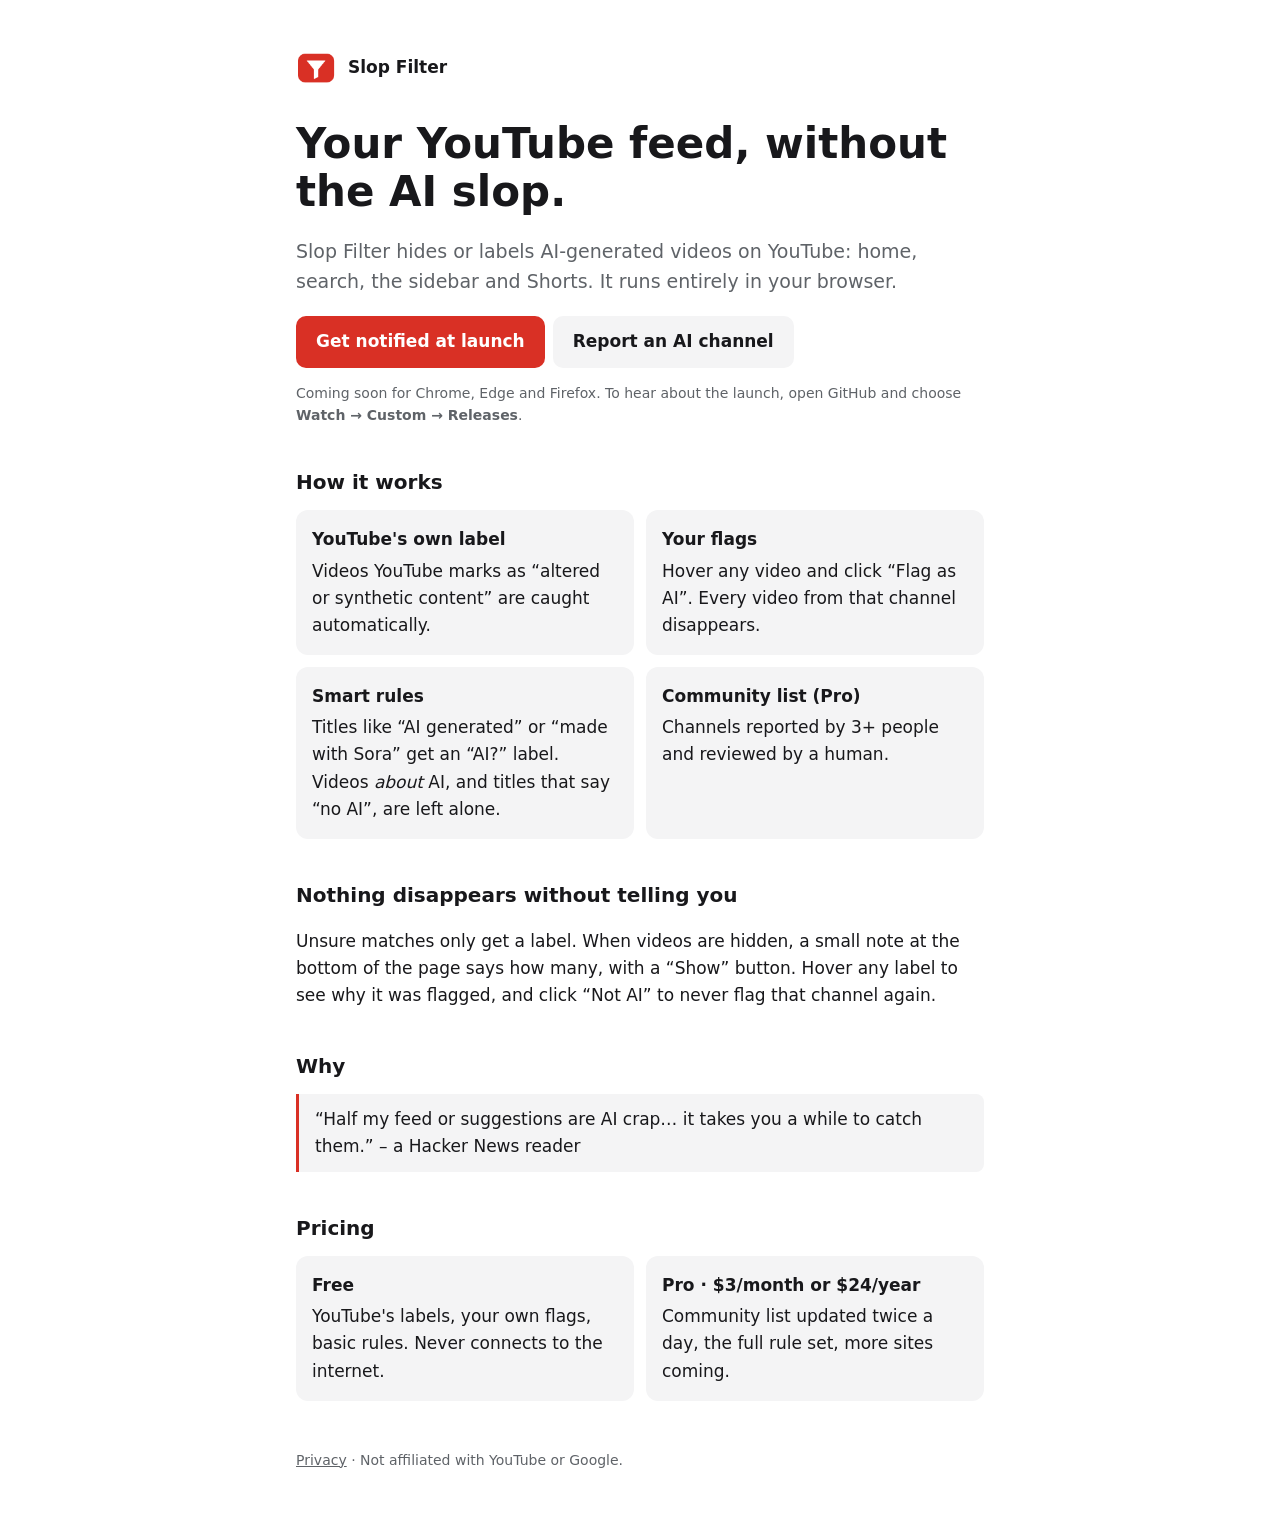
<file: site/index.html>
<!doctype html>
<html lang="en">
<head>
  <meta charset="utf-8">
  <meta name="viewport" content="width=device-width, initial-scale=1">
  <title>Slop Filter – hide AI-generated YouTube videos</title>
  <meta name="description" content="A browser extension that hides or labels AI-generated videos on YouTube. Runs entirely in your browser.">
  <link rel="icon" href="icon.png">
  <link rel="stylesheet" href="style.css">
</head>
<body>
<main>
  <header><img src="icon.png" alt=""><strong>Slop Filter</strong></header>

  <h1>Your YouTube feed, without the AI slop.</h1>
  <p class="lead">Slop Filter hides or labels AI-generated videos on YouTube: home, search, the sidebar and Shorts. It runs entirely in your browser.</p>
  <p class="actions">
    <!-- At launch: replace the first link with the store links (Chrome, Edge, Firefox). -->
    <a class="cta" href="https://github.com/MohamedAchich/Slop-Filter-Community">Get notified at launch</a>
    <a class="cta secondary" href="https://github.com/MohamedAchich/Slop-Filter-Community">Report an AI channel</a>
  </p>
  <p class="note">Coming soon for Chrome, Edge and Firefox. To hear about the launch, open GitHub and choose <b>Watch → Custom → Releases</b>.</p>

  <h2>How it works</h2>
  <div class="grid">
    <div class="card"><b>YouTube's own label</b>Videos YouTube marks as “altered or synthetic content” are caught automatically.</div>
    <div class="card"><b>Your flags</b>Hover any video and click “Flag as AI”. Every video from that channel disappears.</div>
    <div class="card"><b>Smart rules</b>Titles like “AI generated” or “made with Sora” get an “AI?” label. Videos <em>about</em> AI, and titles that say “no AI”, are left alone.</div>
    <div class="card"><b>Community list (Pro)</b>Channels reported by 3+ people and reviewed by a human.</div>
  </div>

  <h2>Nothing disappears without telling you</h2>
  <p>Unsure matches only get a label. When videos are hidden, a small note at the bottom of the page says how many, with a “Show” button. Hover any label to see why it was flagged, and click “Not AI” to never flag that channel again.</p>

  <h2>Why</h2>
  <blockquote>“Half my feed or suggestions are AI crap… it takes you a while to catch them.” – a Hacker News reader</blockquote>

  <h2>Pricing</h2>
  <div class="grid">
    <div class="card"><b>Free</b>YouTube's labels, your own flags, basic rules. Never connects to the internet.</div>
    <div class="card"><b>Pro · $3/month or $24/year</b>Community list updated twice a day, the full rule set, more sites coming.</div>
  </div>

  <footer>
    <a href="privacy.html">Privacy</a> · Not affiliated with YouTube or Google.
  </footer>
</main>
</body>
</html>
</file>
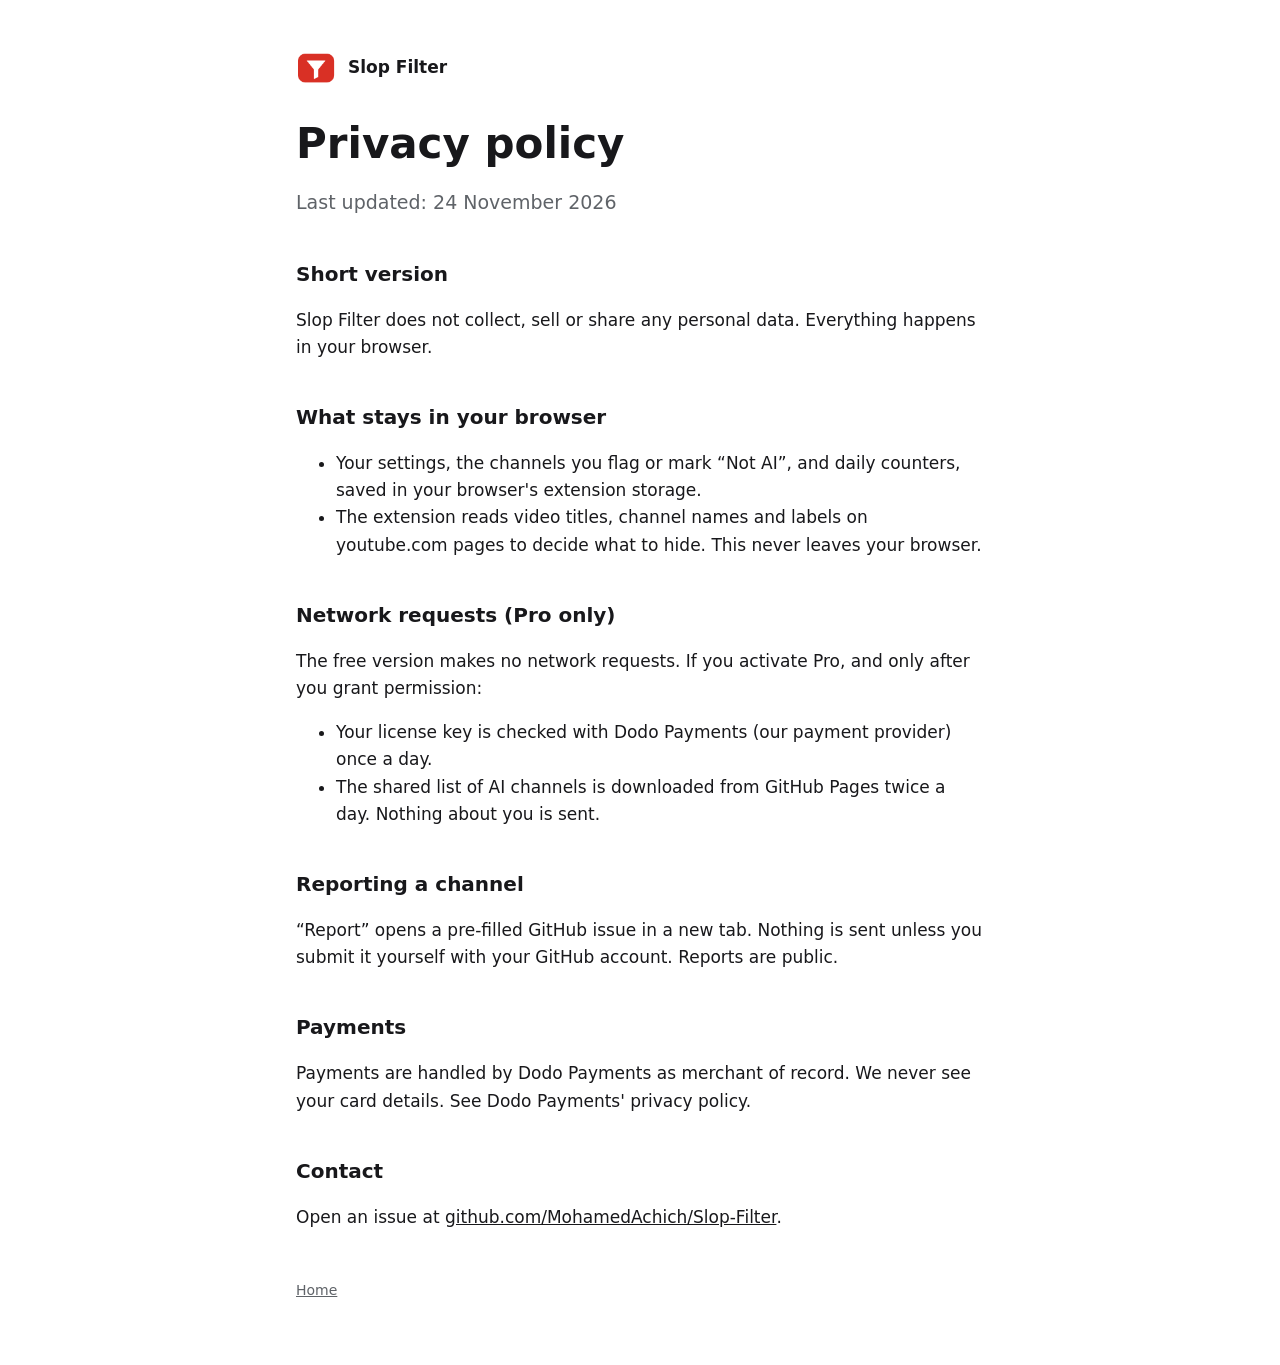
<file: site/privacy.html>
<!doctype html>
<html lang="en">
<head>
  <meta charset="utf-8">
  <meta name="viewport" content="width=device-width, initial-scale=1">
  <title>Slop Filter – Privacy policy</title>
  <link rel="icon" href="icon.png">
  <link rel="stylesheet" href="style.css">
</head>
<body>
<main>
  <header><img src="icon.png" alt=""><strong>Slop Filter</strong></header>
  <h1>Privacy policy</h1>
  <p class="lead">Last updated: 24 November 2026</p>

  <h2>Short version</h2>
  <p>Slop Filter does not collect, sell or share any personal data. Everything happens in your browser.</p>

  <h2>What stays in your browser</h2>
  <ul>
    <li>Your settings, the channels you flag or mark “Not AI”, and daily counters, saved in your browser's extension storage.</li>
    <li>The extension reads video titles, channel names and labels on youtube.com pages to decide what to hide. This never leaves your browser.</li>
  </ul>

  <h2>Network requests (Pro only)</h2>
  <p>The free version makes no network requests. If you activate Pro, and only after you grant permission:</p>
  <ul>
    <li>Your license key is checked with Dodo Payments (our payment provider) once a day.</li>
    <li>The shared list of AI channels is downloaded from GitHub Pages twice a day. Nothing about you is sent.</li>
  </ul>

  <h2>Reporting a channel</h2>
  <p>“Report” opens a pre-filled GitHub issue in a new tab. Nothing is sent unless you submit it yourself with your GitHub account. Reports are public.</p>

  <h2>Payments</h2>
  <p>Payments are handled by Dodo Payments as merchant of record. We never see your card details. See Dodo Payments' privacy policy.</p>

  <h2>Contact</h2>
  <p>Open an issue at <a href="https://github.com/MohamedAchich/Slop-Filter-Community/issues">github.com/MohamedAchich/Slop-Filter</a>.</p>

  <footer><a href="index.html">Home</a></footer>
</main>
</body>
</html>
</file>
<file: site/style.css>
:root { --bg:#fff; --text:#18181b; --muted:#5f6368; --card:#f4f4f5; --accent:#d93025; color-scheme: light dark; }
@media (prefers-color-scheme: dark) { :root { --bg:#141416; --text:#f4f4f5; --muted:#a1a1aa; --card:#222226; --accent:#e5332a; } }
* { box-sizing: border-box; }
body { margin:0; background:var(--bg); color:var(--text); font:17px/1.6 system-ui,-apple-system,"Segoe UI",Roboto,sans-serif; }
main { max-width: 720px; margin: 0 auto; padding: 48px 16px 64px; }
header { display:flex; align-items:center; gap:12px; margin-bottom:32px; }
header img { width:40px; height:40px; }
h1 { font-size: clamp(28px, 6vw, 42px); line-height:1.15; margin: 0 0 16px; }
h2 { font-size: 20px; margin: 40px 0 12px; }
p, li { color: var(--text); }
.lead { font-size: 19px; color: var(--muted); }
.cta { display:inline-block; margin: 8px 8px 8px 0; padding: 12px 20px; border-radius: 10px; background: var(--accent); color: #fff; font-weight: 600; text-decoration: none; }
.cta.secondary { background: var(--card); color: var(--text); }
.grid { display:grid; grid-template-columns: repeat(2, minmax(0, 1fr)); gap: 12px; }
@media (max-width: 560px) { .grid { grid-template-columns: 1fr; } }
.actions { display:flex; flex-wrap:wrap; gap: 8px; margin: 20px 0 8px; }
.actions .cta { margin: 0; }
.note { color: var(--muted); font-size: 14px; }
.card { background: var(--card); border-radius: 12px; padding: 16px; }
.card b { display:block; margin-bottom: 4px; }
blockquote { margin: 0; padding: 12px 16px; border-left: 3px solid var(--accent); background: var(--card); border-radius: 0 8px 8px 0; }
footer { margin-top: 48px; color: var(--muted); font-size: 14px; }
a { color: inherit; }
</file>
